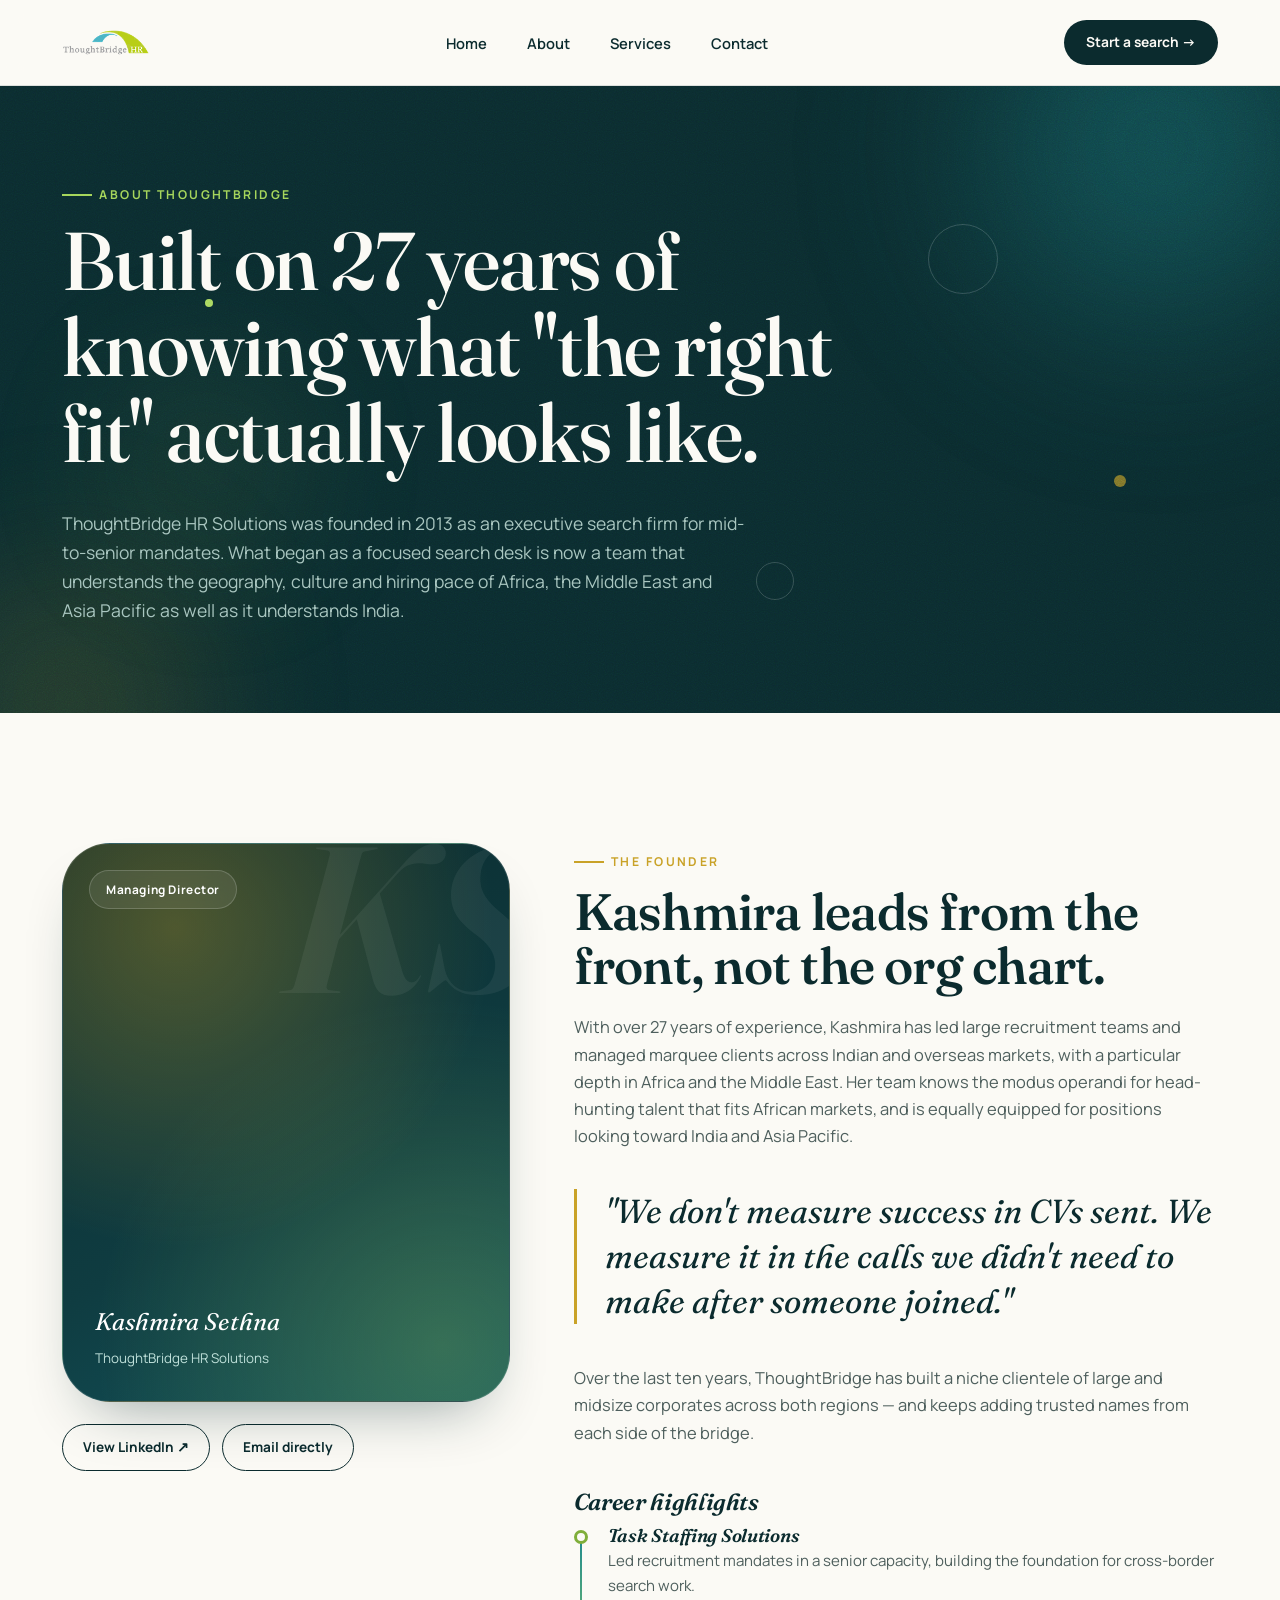
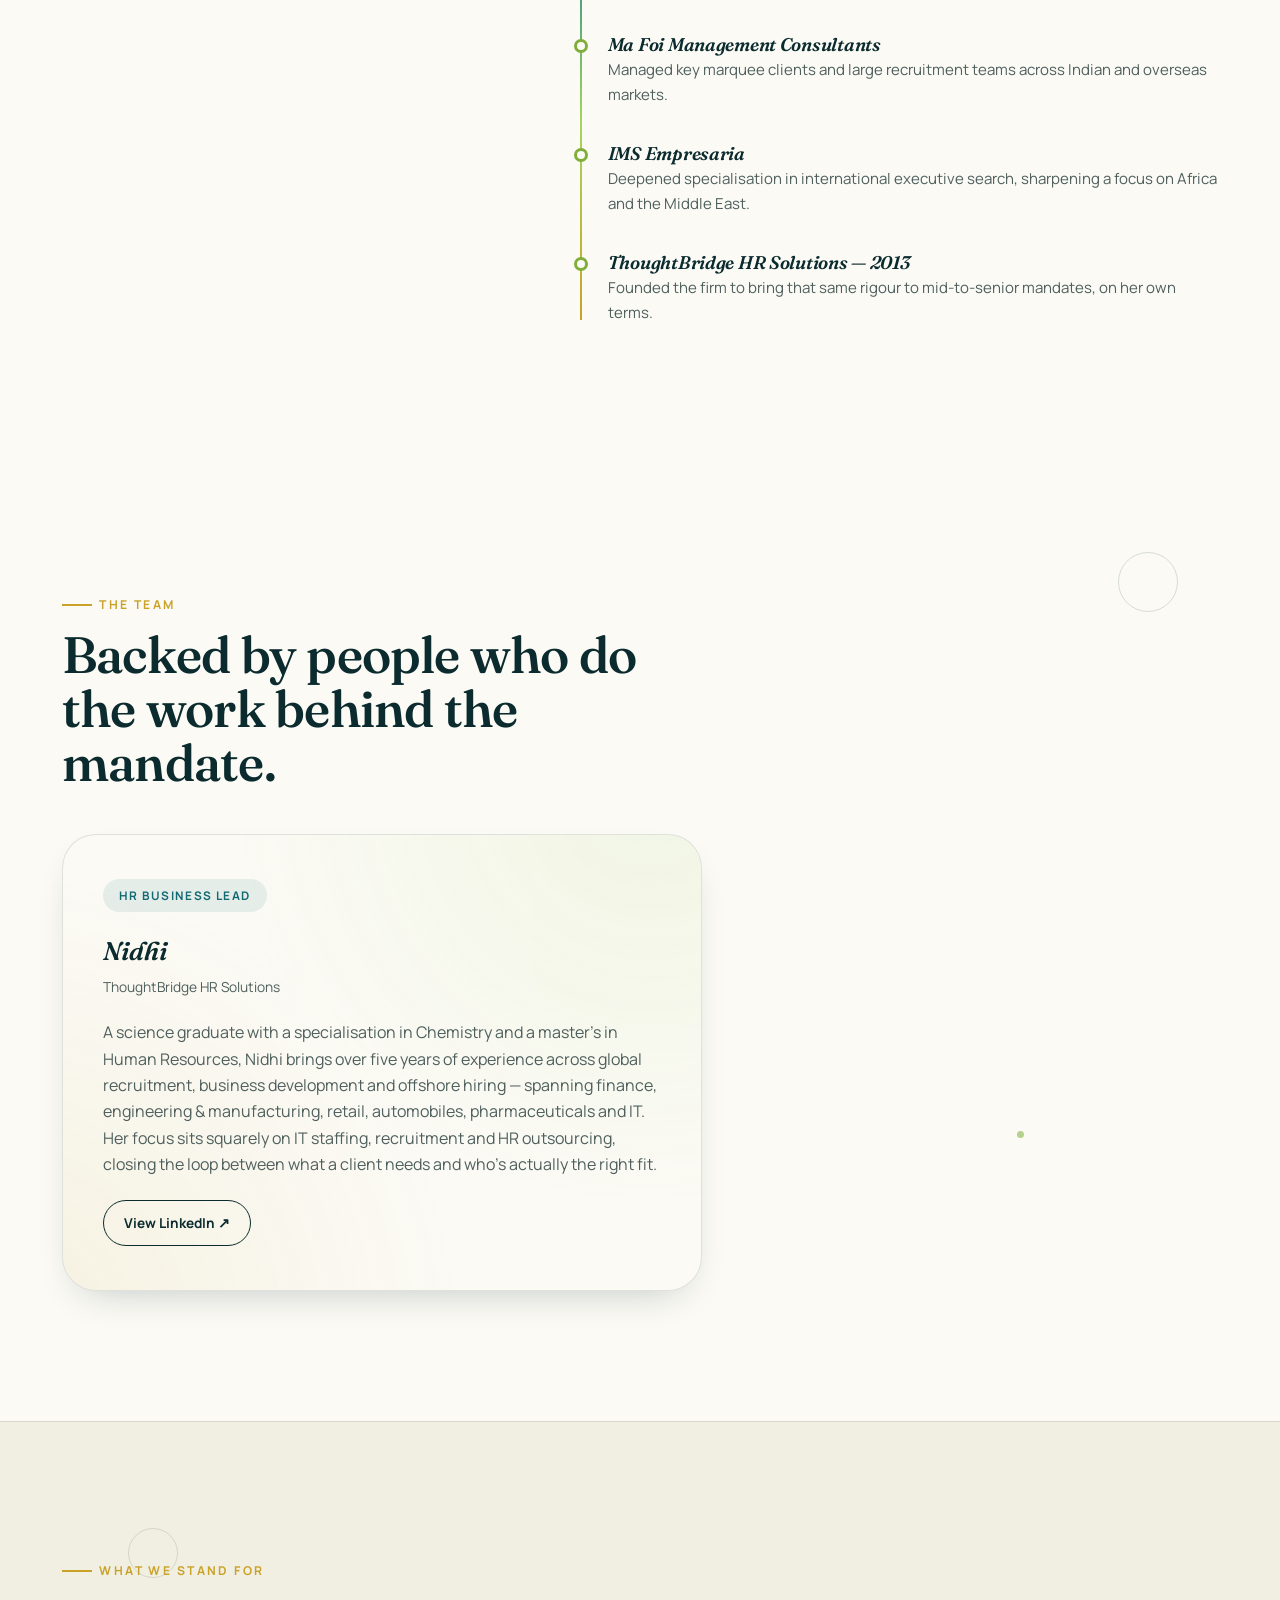
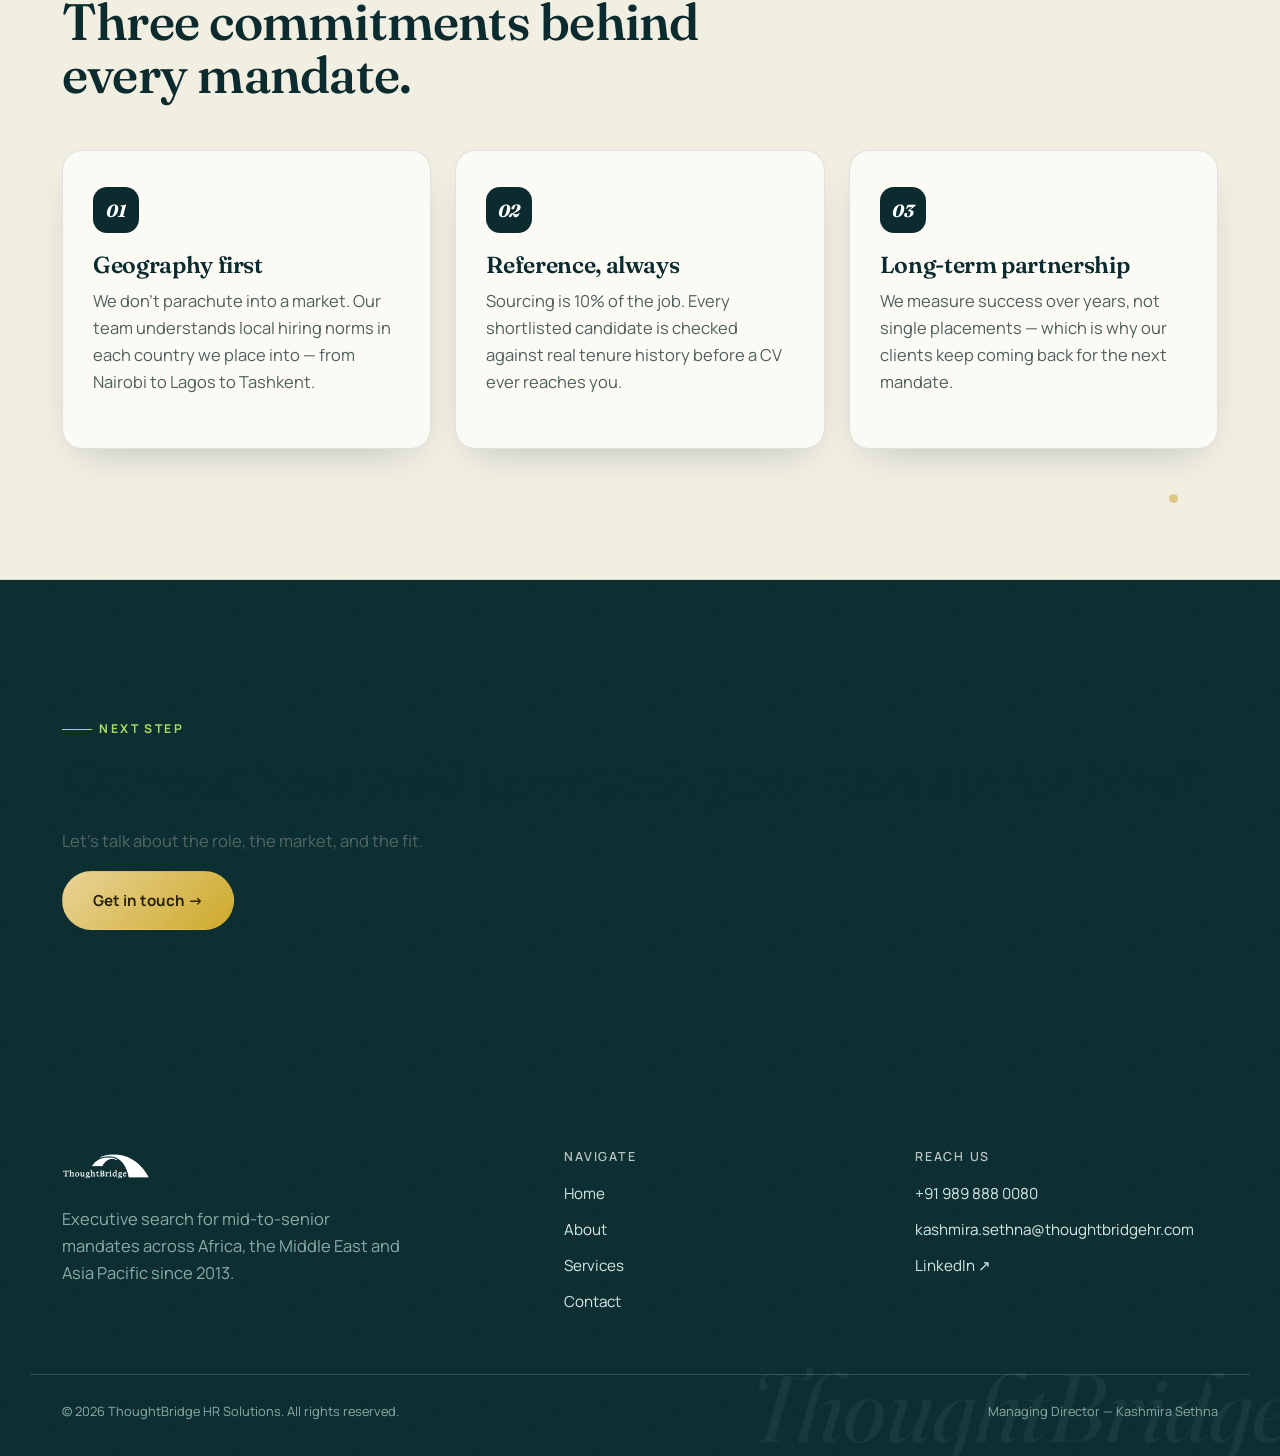
<file: about (1).html>
<!DOCTYPE html>
<html lang="en">
<head>
<meta charset="UTF-8">
<meta name="viewport" content="width=device-width, initial-scale=1.0">
<title>About — ThoughtBridge HR Solutions</title>
<meta name="description" content="Meet Kashmira Sethna, Managing Director of ThoughtBridge HR Solutions, and the story behind the firm.">
<link rel="icon" href="logo.png">
<link rel="preconnect" href="https://fonts.googleapis.com">
<link href="https://fonts.googleapis.com/css2?family=Fraunces:ital,opsz,wght@0,9..144,400;0,9..144,540;0,9..144,650;1,9..144,440;1,9..144,560&family=Manrope:wght@400;500;600;700;800&display=swap" rel="stylesheet">
<link rel="stylesheet" href="style.css">
<style>
  .about-hero-blob-a{ width:520px; height:520px; top:-200px; right:-140px; background: radial-gradient(circle, var(--teal-2), transparent 70%); }
  .about-hero-blob-b{ width:380px; height:380px; bottom:-180px; left:-120px; background: radial-gradient(circle, var(--gold), transparent 70%); opacity:.25; }
  .about-hero-blob-c{ width:260px; height:260px; top:40%; left:6%; background: radial-gradient(circle, var(--lime), transparent 70%); opacity:.18; }

  /* ---------- Layered floating accents (continuous motion, same palette) ---------- */
  .float-ring{
    position:absolute; border-radius:50%; border:1.5px solid rgba(255,255,255,.16);
    pointer-events:none; animation: floaty 6s ease-in-out infinite;
  }
  .float-dot{
    position:absolute; border-radius:50%; pointer-events:none; filter: blur(.5px);
    animation: floaty 5s ease-in-out infinite;
  }
  @keyframes floaty{ 0%,100%{ transform: translateY(0) rotate(0deg);} 50%{ transform: translateY(-14px) rotate(6deg);} }
  @keyframes driftSlow{ 0%,100%{ transform: translate(0,0);} 50%{ transform: translate(10px,-16px);} }
  @media (prefers-reduced-motion: reduce){ .float-ring, .float-dot{ animation:none; } }
  @media (max-width:700px){ .float-ring, .float-dot{ display:none; } }

  .section-layer{ position:absolute; inset:0; overflow:hidden; pointer-events:none; z-index:0; }

  .founder-grid{ display:grid; grid-template-columns: .82fr 1.18fr; gap: 64px; align-items:start; }
  @media (max-width:900px){ .founder-grid{ grid-template-columns:1fr; } }
  .founder-portrait{
    aspect-ratio: 4/5; border-radius: var(--radius-xl);
    background:
      radial-gradient(circle at 25% 15%, rgba(201,162,39,.35), transparent 55%),
      radial-gradient(circle at 85% 90%, rgba(166,214,92,.25), transparent 55%),
      linear-gradient(155deg, var(--ink) 0%, #0F3C41 60%, #12545C 100%);
    display:flex; align-items:flex-end; padding: 32px; position:relative; overflow:hidden;
    box-shadow: var(--shadow-soft); border:1px solid var(--line-dark);
  }
  .founder-portrait::before{
    content:'KS'; position:absolute; font-family:'Fraunces',serif; font-style:italic; font-size: 13rem;
    color: rgba(255,255,255,.06); top:-30px; right:-30px; font-weight:650; line-height:1;
  }
  .founder-portrait span{ position:relative; color:#fff; font-family:'Fraunces',serif; font-size:1.5rem; font-style:italic; }
  .founder-portrait small{ position:relative; display:block; color:#BFE0DA; font-family:'Manrope',sans-serif; font-size:.84rem; margin-top:6px; font-style:normal; }
  .portrait-badge{
    position:absolute; top:26px; left:26px; background: rgba(255,255,255,.08); border:1px solid rgba(255,255,255,.18);
    backdrop-filter: blur(10px); border-radius: 999px; padding: 9px 16px; font-size:.74rem; font-weight:700; color:#fff; letter-spacing:.05em;
  }

  .timeline{ position:relative; padding-left: 34px; margin-top: 12px; }
  .timeline::before{ content:''; position:absolute; left:6px; top:6px; bottom:6px; width:2px; background: linear-gradient(var(--teal-2), var(--lime), var(--gold)); }
  .t-item{ position:relative; padding-bottom: 36px; }
  .t-item:last-child{ padding-bottom:0; }
  .t-item::before{ content:''; position:absolute; left:-34px; top:4px; width:14px; height:14px; border-radius:50%; background: var(--paper); border:3px solid var(--lime-deep); }
  .t-item h4{ font-family:'Fraunces',serif; font-weight:600; font-style:italic; color:var(--ink); margin:0 0 4px; font-size:1.15rem; }
  .t-item p{ margin:0; font-size:.94rem; }

  .value-grid{ display:grid; grid-template-columns: repeat(3,1fr); gap:24px; }
  @media (max-width:900px){ .value-grid{ grid-template-columns:1fr; } }
  .value-card{ padding:36px 30px; }
  .value-card .mark{
    width:46px; height:46px; border-radius:14px; background: var(--ink); color:#fff;
    display:flex; align-items:center; justify-content:center; font-family:'Fraunces',serif; font-style:italic; font-weight:700; margin-bottom:20px; font-size:1.1rem;
  }

  .pull-quote{
    font-family:'Fraunces',serif; font-style:italic; font-size: clamp(1.5rem, 2.6vw, 2.1rem); color: var(--ink);
    line-height:1.35; border-left: 3px solid var(--gold); padding-left: 28px; margin: 40px 0;
  }

  /* ---------- Team section ---------- */
  .team-section{ position:relative; overflow:hidden; }
  .team-card{
    position:relative; background: var(--paper); border:1px solid var(--line); border-radius: var(--radius-lg);
    padding: 44px 40px; box-shadow: var(--shadow-card); overflow:hidden;
    transition: transform .45s var(--ease-soft), box-shadow .45s var(--ease-soft);
  }
  .team-card:hover{ transform: translateY(-6px); box-shadow: var(--shadow-soft); }
  .team-card::before{
    content:''; position:absolute; inset:0; z-index:0; opacity:.7;
    background: radial-gradient(circle at 92% -10%, rgba(166,214,92,.16), transparent 55%),
                radial-gradient(circle at -10% 110%, rgba(201,162,39,.14), transparent 55%);
  }
  .team-card > *{ position:relative; z-index:1; }
  .team-role{
    display:inline-flex; align-items:center; gap:8px; font-size:.74rem; font-weight:700;
    letter-spacing:.12em; text-transform:uppercase; color: var(--teal); background: rgba(20,106,114,.09);
    border-radius:999px; padding:7px 16px; margin-bottom:18px;
  }
  .team-name{ font-family:'Fraunces',serif; font-style:italic; font-weight:600; font-size:1.6rem; color:var(--ink); margin-bottom:4px; }
  .team-org{ font-size:.86rem; color: var(--ink-soft); margin-bottom:20px; }
  .team-bio{ font-size:1rem; }
  .team-links{ display:flex; gap:12px; margin-top:22px; flex-wrap:wrap; }
</style>
</head>
<body>

<nav class="site-nav">
  <div class="nav-inner">
    <a class="brand" href="index.html"><img src="logo.png" alt="ThoughtBridge HR Solutions logo"></a>
    <ul class="nav-links">
      <li><a href="index.html">Home</a></li>
      <li><a href="about.html">About</a></li>
      <li><a href="services.html">Services</a></li>
      <li><a href="contact.html">Contact</a></li>
    </ul>
    <div style="display:flex; align-items:center; gap:14px;">
      <a class="nav-cta" href="contact.html">Start a search →</a>
      <button class="nav-toggle" aria-label="Toggle menu">☰</button>
    </div>
  </div>
</nav>

<section class="page-hero grain">
  <div class="page-hero-blob about-hero-blob-a" data-parallax="0.08"></div>
  <div class="page-hero-blob about-hero-blob-b" data-parallax="0.05"></div>
  <div class="page-hero-blob about-hero-blob-c" data-parallax="0.12"></div>
  <div class="float-ring" data-parallax="0.15" style="width:70px; height:70px; top:22%; right:22%;"></div>
  <div class="float-ring" data-parallax="0.1" style="width:38px; height:38px; bottom:18%; right:38%; animation-delay:1.4s;"></div>
  <div class="float-dot" data-parallax="0.18" style="width:8px; height:8px; top:34%; left:16%; background: var(--lime); animation-delay:.6s;"></div>
  <div class="float-dot" data-parallax="0.06" style="width:12px; height:12px; top:62%; right:12%; background: var(--gold); opacity:.6; animation-delay:2s;"></div>
  <div class="wrap" style="position:relative; z-index:2;">
    <div class="eyebrow on-dark">About ThoughtBridge</div>
    <h1 style="max-width:17ch;">Built on 27 years of knowing what "the right fit" actually looks like.</h1>
    <p class="ink-soft" style="max-width:62ch; font-size:1.1rem;">ThoughtBridge HR Solutions was founded in 2013 as an executive search firm for mid-to-senior mandates. What began as a focused search desk is now a team that understands the geography, culture and hiring pace of Africa, the Middle East and Asia Pacific as well as it understands India.</p>
  </div>
</section>

<section>
  <div class="wrap founder-grid">
    <div class="reveal">
      <div class="founder-portrait">
        <div class="portrait-badge">Managing Director</div>
        <span>Kashmira Sethna<small>ThoughtBridge HR Solutions</small></span>
      </div>
      <div style="display:flex; gap:12px; margin-top:22px; flex-wrap:wrap;">
        <a class="btn btn-ghost" style="padding:11px 20px; font-size:.85rem;" href="https://www.linkedin.com/in/kashmirasethna" target="_blank" rel="noopener">View LinkedIn ↗</a>
        <a class="btn btn-ghost" style="padding:11px 20px; font-size:.85rem;" href="mailto:kashmira.sethna@thoughtbridgehr.com">Email directly</a>
      </div>
    </div>
    <div class="reveal reveal-delay-1">
      <div class="eyebrow">The founder</div>
      <h2>Kashmira leads from the front, not the org chart.</h2>
      <p style="font-size:1.03rem;">With over 27 years of experience, Kashmira has led large recruitment teams and managed marquee clients across Indian and overseas markets, with a particular depth in Africa and the Middle East. Her team knows the modus operandi for head-hunting talent that fits African markets, and is equally equipped for positions looking toward India and Asia Pacific.</p>

      <div class="pull-quote">"We don't measure success in CVs sent. We measure it in the calls we didn't need to make after someone joined."</div>

      <p style="font-size:1.03rem;">Over the last ten years, ThoughtBridge has built a niche clientele of large and midsize corporates across both regions — and keeps adding trusted names from each side of the bridge.</p>

      <h3 style="margin-top:44px; font-style:italic;">Career highlights</h3>
      <div class="timeline">
        <div class="t-item"><h4>Task Staffing Solutions</h4><p>Led recruitment mandates in a senior capacity, building the foundation for cross-border search work.</p></div>
        <div class="t-item"><h4>Ma Foi Management Consultants</h4><p>Managed key marquee clients and large recruitment teams across Indian and overseas markets.</p></div>
        <div class="t-item"><h4>IMS Empresaria</h4><p>Deepened specialisation in international executive search, sharpening a focus on Africa and the Middle East.</p></div>
        <div class="t-item"><h4>ThoughtBridge HR Solutions — 2013</h4><p>Founded the firm to bring that same rigour to mid-to-senior mandates, on her own terms.</p></div>
      </div>
    </div>
  </div>
</section>

<section class="team-section">
  <div class="section-layer">
    <div class="float-ring" data-parallax="0.09" style="width:60px; height:60px; top:10%; right:8%; border-color: rgba(11,43,46,.14);"></div>
    <div class="float-dot" data-parallax="0.14" style="width:10px; height:10px; bottom:14%; left:6%; background: var(--teal-2); opacity:.5; animation-delay:.9s;"></div>
    <div class="float-dot" data-parallax="0.07" style="width:7px; height:7px; top:70%; right:20%; background: var(--lime-deep); opacity:.55; animation-delay:1.7s;"></div>
  </div>
  <div class="wrap">
    <div class="reveal" style="max-width:640px; margin-bottom:44px;">
      <div class="eyebrow">The team</div>
      <h2>Backed by people who do the work behind the mandate.</h2>
    </div>
    <div class="team-card reveal" style="max-width:640px;">
      <div class="team-role">HR Business Lead</div>
      <div class="team-name">Nidhi</div>
      <div class="team-org">ThoughtBridge HR Solutions</div>
      <p class="team-bio">A science graduate with a specialisation in Chemistry and a master's in Human Resources, Nidhi brings over five years of experience across global recruitment, business development and offshore hiring — spanning finance, engineering &amp; manufacturing, retail, automobiles, pharmaceuticals and IT. Her focus sits squarely on IT staffing, recruitment and HR outsourcing, closing the loop between what a client needs and who's actually the right fit.</p>
      <div class="team-links">
        <a class="btn btn-ghost" style="padding:11px 20px; font-size:.85rem;" href="https://www.linkedin.com/in/nidhijp" target="_blank" rel="noopener">View LinkedIn ↗</a>
      </div>
    </div>
  </div>
</section>

<section style="background: var(--paper-2); border-top:1px solid var(--line); border-bottom:1px solid var(--line); position:relative; overflow:hidden;">
  <div class="section-layer">
    <div class="float-ring" data-parallax="0.1" style="width:50px; height:50px; top:14%; left:10%; border-color: rgba(11,43,46,.12);"></div>
    <div class="float-dot" data-parallax="0.13" style="width:9px; height:9px; bottom:10%; right:8%; background: var(--gold); opacity:.5; animation-delay:.4s;"></div>
  </div>
  <div class="wrap">
    <div class="reveal" style="max-width:640px; margin-bottom:48px;">
      <div class="eyebrow">What we stand for</div>
      <h2>Three commitments behind every mandate.</h2>
    </div>
    <div class="value-grid">
      <div class="card tilt value-card reveal"><div class="mark">01</div><h3>Geography first</h3><p>We don't parachute into a market. Our team understands local hiring norms in each country we place into — from Nairobi to Lagos to Tashkent.</p></div>
      <div class="card tilt value-card reveal reveal-delay-1"><div class="mark">02</div><h3>Reference, always</h3><p>Sourcing is 10% of the job. Every shortlisted candidate is checked against real tenure history before a CV ever reaches you.</p></div>
      <div class="card tilt value-card reveal reveal-delay-2"><div class="mark">03</div><h3>Long-term partnership</h3><p>We measure success over years, not single placements — which is why our clients keep coming back for the next mandate.</p></div>
    </div>
  </div>
</section>

<section class="grain" style="background:var(--ink);">
  <div class="wrap">
    <div class="cta-band reveal">
      <div>
        <div class="eyebrow on-dark">Next step</div>
        <h2>Curious how we'd approach your next senior hire?</h2>
        <p>Let's talk about the role, the market, and the fit.</p>
      </div>
      <a class="btn btn-gold" href="contact.html">Get in touch →</a>
    </div>
  </div>
</section>

<footer class="grain">
  <span class="footer-mark">ThoughtBridge</span>
  <div class="wrap footer-grid">
    <div>
      <img src="logo.png" alt="ThoughtBridge HR" style="height:32px; margin-bottom:16px; filter:brightness(0) invert(1);">
      <p style="color:#7FA39D; max-width:34ch;">Executive search for mid-to-senior mandates across Africa, the Middle East and Asia Pacific since 2013.</p>
    </div>
    <div>
      <h4>Navigate</h4>
      <ul>
        <li><a href="index.html">Home</a></li>
        <li><a href="about.html">About</a></li>
        <li><a href="services.html">Services</a></li>
        <li><a href="contact.html">Contact</a></li>
      </ul>
    </div>
    <div>
      <h4>Reach us</h4>
      <ul>
        <li><a href="tel:+919898880080">+91 989 888 0080</a></li>
        <li><a href="mailto:kashmira.sethna@thoughtbridgehr.com">kashmira.sethna@thoughtbridgehr.com</a></li>
        <li><a href="https://www.linkedin.com/in/kashmirasethna" target="_blank" rel="noopener">LinkedIn ↗</a></li>
      </ul>
    </div>
  </div>
  <div class="wrap footer-bottom">
    <span>© 2026 ThoughtBridge HR Solutions. All rights reserved.</span>
    <span>Managing Director — Kashmira Sethna</span>
  </div>
</footer>

<script src="script.js"></script>
</body>
</html>
</file>
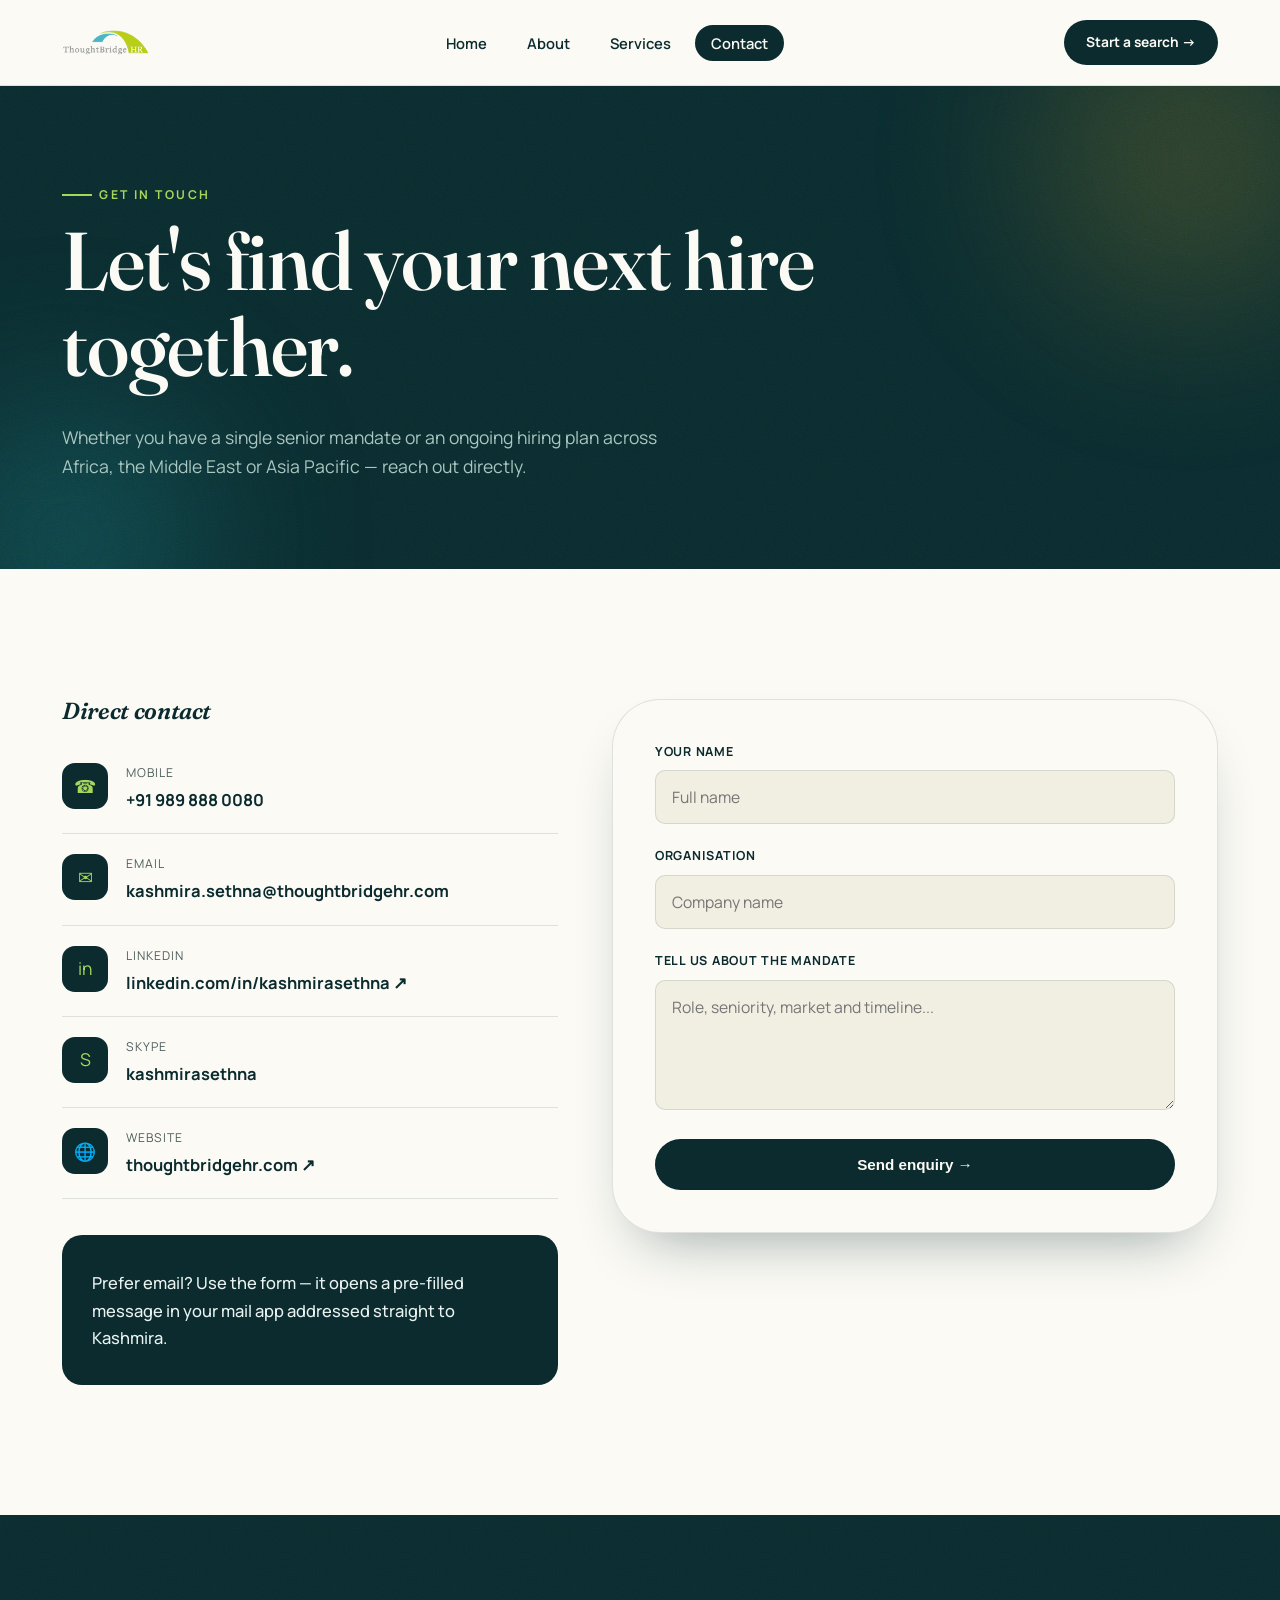
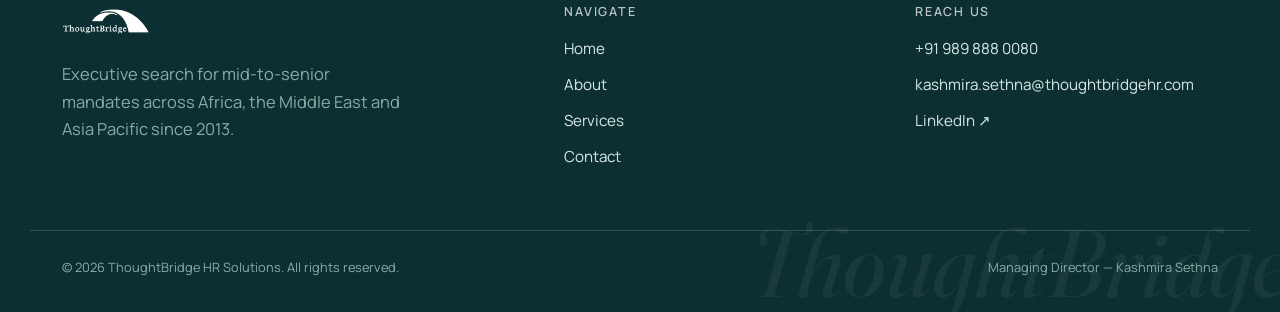
<file: contact.html>
<!DOCTYPE html>
<html lang="en">
<head>
<meta charset="UTF-8">
<meta name="viewport" content="width=device-width, initial-scale=1.0">
<title>Contact — ThoughtBridge HR Solutions</title>
<meta name="description" content="Get in touch with Kashmira Sethna and the ThoughtBridge HR Solutions team.">
<link rel="icon" href="logo.png">
<link rel="preconnect" href="https://fonts.googleapis.com">
<link href="https://fonts.googleapis.com/css2?family=Fraunces:ital,opsz,wght@0,9..144,400;0,9..144,540;0,9..144,650;1,9..144,440;1,9..144,560&family=Manrope:wght@400;500;600;700;800&display=swap" rel="stylesheet">
<link rel="stylesheet" href="style.css">
<style>
  .ct-blob-a{ width:460px; height:460px; top:-160px; right:-140px; background: radial-gradient(circle, var(--gold), transparent 70%); opacity:.3; }
  .ct-blob-b{ width:380px; height:380px; bottom:-160px; left:-120px; background: radial-gradient(circle, var(--teal-2), transparent 70%); }

  .contact-grid{ display:grid; grid-template-columns: .9fr 1.1fr; gap:54px; align-items:start; }
  @media (max-width:900px){ .contact-grid{ grid-template-columns:1fr; } }

  .contact-card{ display:flex; gap:18px; align-items:flex-start; padding: 20px 0; border-bottom:1px solid var(--line); }
  .contact-card:last-child{ border-bottom:none; }
  .contact-card .ic{ width:46px; height:46px; border-radius:13px; background: var(--ink); color:var(--lime); display:flex; align-items:center; justify-content:center; font-size:1.1rem; flex-shrink:0; }
  .contact-card a{ color:var(--ink); font-weight:700; text-decoration:none; }
  .contact-card a:hover{ color: var(--teal-2); }
  .contact-card span.label{ display:block; font-size:.76rem; text-transform:uppercase; letter-spacing:.08em; color:var(--ink-soft); margin-bottom:3px; }

  form{ background: var(--paper); border-radius: var(--radius-xl); padding: 42px; box-shadow: var(--shadow-soft); border:1px solid var(--line); }
  .field{ margin-bottom: 22px; }
  .field label{ display:block; font-size:.78rem; font-weight:700; color:var(--ink); margin-bottom:8px; text-transform:uppercase; letter-spacing:.06em; }
  .field input, .field textarea{
    width:100%; padding: 15px 16px; border-radius: var(--radius-sm); border:1.5px solid var(--line);
    background: var(--paper-2); font-family:'Manrope',sans-serif; font-size: .98rem; color:var(--ink);
    transition: border-color .25s var(--ease-soft), background .25s var(--ease-soft);
  }
  .field input:focus, .field textarea:focus{ outline:none; border-color: var(--teal-2); background:#fff; }
  .field textarea{ resize: vertical; min-height: 130px; }
  form .btn{ width:100%; justify-content:center; }
</style>
</head>
<body>

<nav class="site-nav">
  <div class="nav-inner">
    <a class="brand" href="index.html"><img src="logo.png" alt="ThoughtBridge HR Solutions logo"></a>
    <ul class="nav-links">
      <li><a href="index.html">Home</a></li>
      <li><a href="about.html">About</a></li>
      <li><a href="services.html">Services</a></li>
      <li><a href="contact.html">Contact</a></li>
    </ul>
    <div style="display:flex; align-items:center; gap:14px;">
      <a class="nav-cta" href="contact.html">Start a search →</a>
      <button class="nav-toggle" aria-label="Toggle menu">☰</button>
    </div>
  </div>
</nav>

<section class="page-hero grain">
  <div class="page-hero-blob ct-blob-a" data-parallax="0.08"></div>
  <div class="page-hero-blob ct-blob-b" data-parallax="0.05"></div>
  <div class="wrap" style="position:relative; z-index:2;">
    <div class="eyebrow on-dark">Get in touch</div>
    <h1 style="max-width:16ch;">Let's find your next hire together.</h1>
    <p class="ink-soft" style="max-width:58ch; font-size:1.1rem;">Whether you have a single senior mandate or an ongoing hiring plan across Africa, the Middle East or Asia Pacific — reach out directly.</p>
  </div>
</section>

<section>
  <div class="wrap contact-grid">
    <div class="reveal">
      <h3 style="font-style:italic; margin-bottom:20px;">Direct contact</h3>
      <div class="contact-card"><div class="ic">☎</div><div><span class="label">Mobile</span><a href="tel:+919898880080">+91 989 888 0080</a></div></div>
      <div class="contact-card"><div class="ic">✉</div><div><span class="label">Email</span><a href="mailto:kashmira.sethna@thoughtbridgehr.com">kashmira.sethna@thoughtbridgehr.com</a></div></div>
      <div class="contact-card"><div class="ic">in</div><div><span class="label">LinkedIn</span><a href="https://www.linkedin.com/in/kashmirasethna" target="_blank" rel="noopener">linkedin.com/in/kashmirasethna ↗</a></div></div>
      <div class="contact-card"><div class="ic">S</div><div><span class="label">Skype</span><span style="font-weight:700; color:var(--ink);">kashmirasethna</span></div></div>
      <div class="contact-card"><div class="ic">🌐</div><div><span class="label">Website</span><a href="https://www.thoughtbridgehr.com" target="_blank" rel="noopener">thoughtbridgehr.com ↗</a></div></div>

      <div class="card" style="margin-top:36px; background: var(--ink); box-shadow:none; border:none; color:#EAF3F1;">
        <p style="margin:0; color:#EAF3F1; font-weight:500;">Prefer email? Use the form — it opens a pre-filled message in your mail app addressed straight to Kashmira.</p>
      </div>
    </div>

    <div class="reveal reveal-delay-1">
      <form id="contact-form">
        <div class="field"><label for="name">Your name</label><input id="name" name="name" type="text" required placeholder="Full name"></div>
        <div class="field"><label for="org">Organisation</label><input id="org" name="org" type="text" required placeholder="Company name"></div>
        <div class="field"><label for="message">Tell us about the mandate</label><textarea id="message" name="message" required placeholder="Role, seniority, market and timeline..."></textarea></div>
        <button type="submit" class="btn btn-primary">Send enquiry →</button>
      </form>
    </div>
  </div>
</section>

<footer class="grain">
  <span class="footer-mark">ThoughtBridge</span>
  <div class="wrap footer-grid">
    <div>
      <img src="logo.png" alt="ThoughtBridge HR" style="height:32px; margin-bottom:16px; filter:brightness(0) invert(1);">
      <p style="color:#7FA39D; max-width:34ch;">Executive search for mid-to-senior mandates across Africa, the Middle East and Asia Pacific since 2013.</p>
    </div>
    <div>
      <h4>Navigate</h4>
      <ul>
        <li><a href="index.html">Home</a></li>
        <li><a href="about.html">About</a></li>
        <li><a href="services.html">Services</a></li>
        <li><a href="contact.html">Contact</a></li>
      </ul>
    </div>
    <div>
      <h4>Reach us</h4>
      <ul>
        <li><a href="tel:+919898880080">+91 989 888 0080</a></li>
        <li><a href="mailto:kashmira.sethna@thoughtbridgehr.com">kashmira.sethna@thoughtbridgehr.com</a></li>
        <li><a href="https://www.linkedin.com/in/kashmirasethna" target="_blank" rel="noopener">LinkedIn ↗</a></li>
      </ul>
    </div>
  </div>
  <div class="wrap footer-bottom">
    <span>© 2026 ThoughtBridge HR Solutions. All rights reserved.</span>
    <span>Managing Director — Kashmira Sethna</span>
  </div>
</footer>

<script src="script.js"></script>
</body>
</html>
</file>
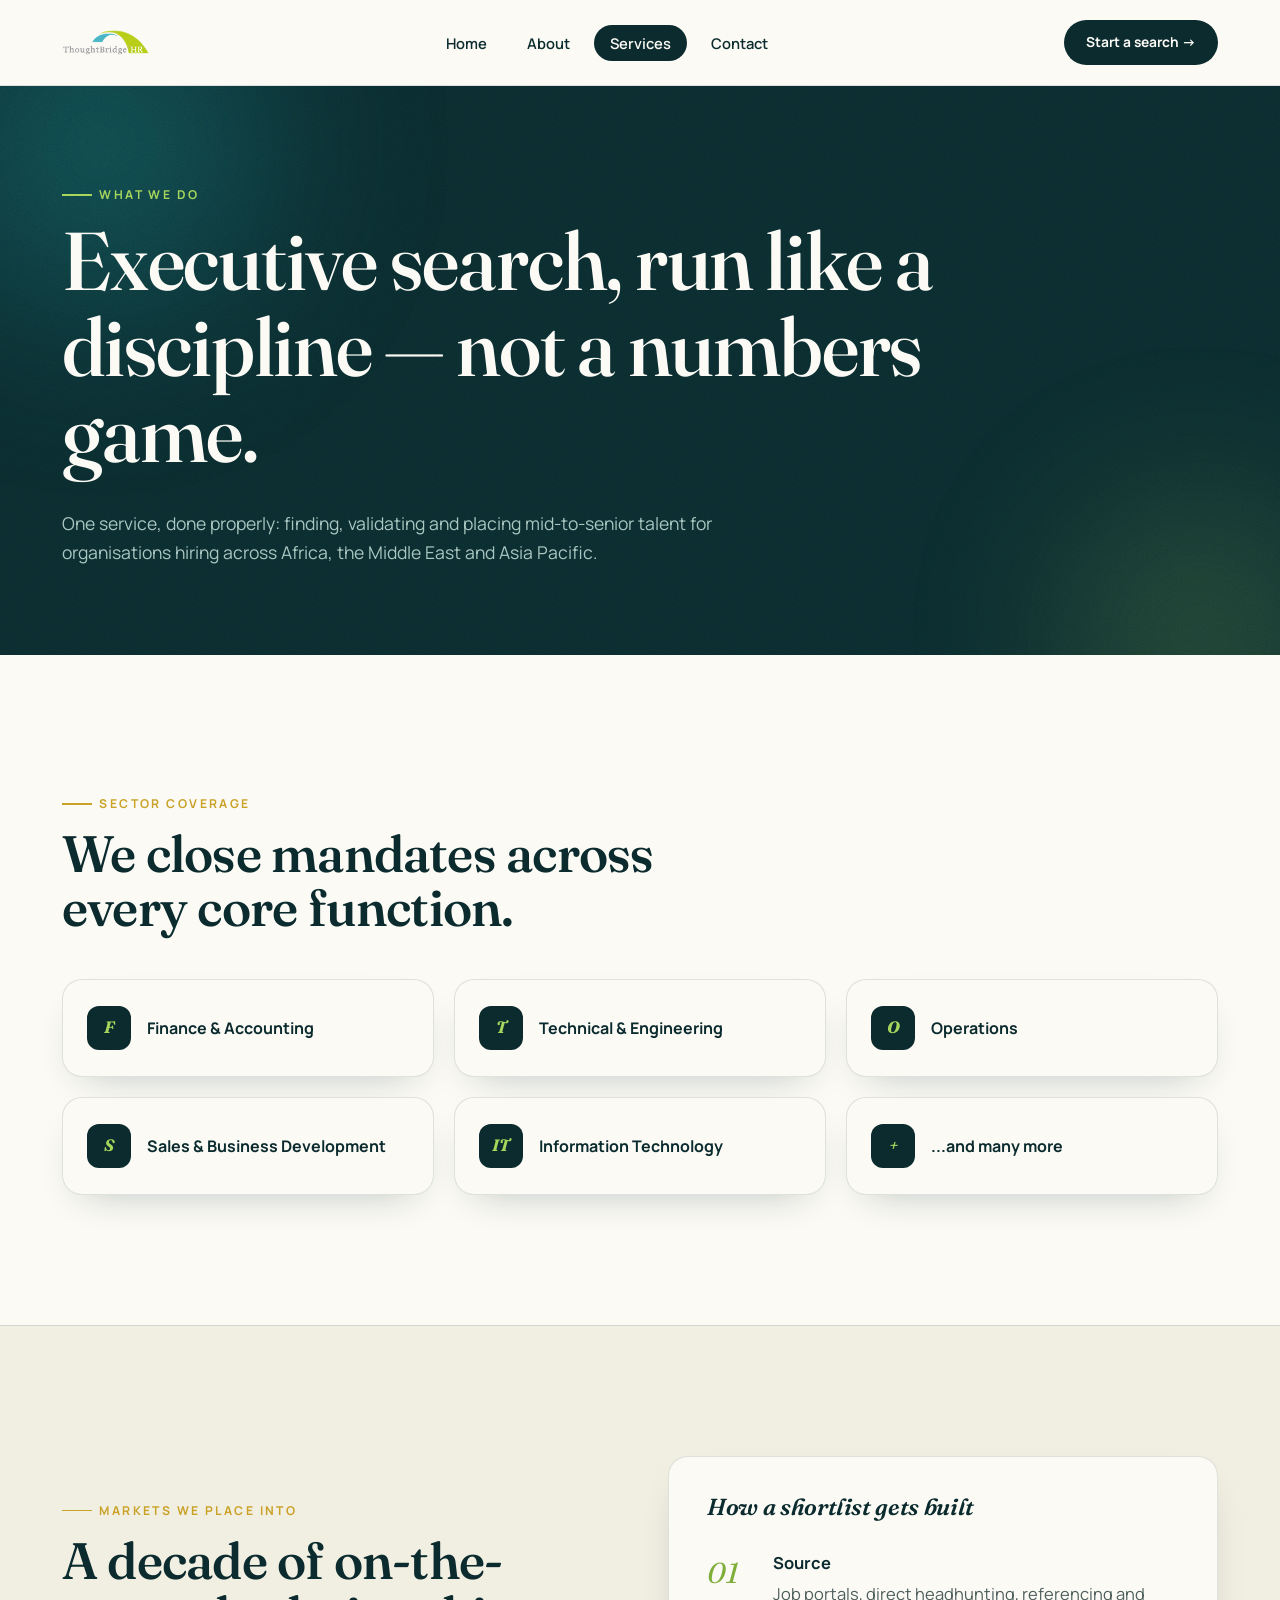
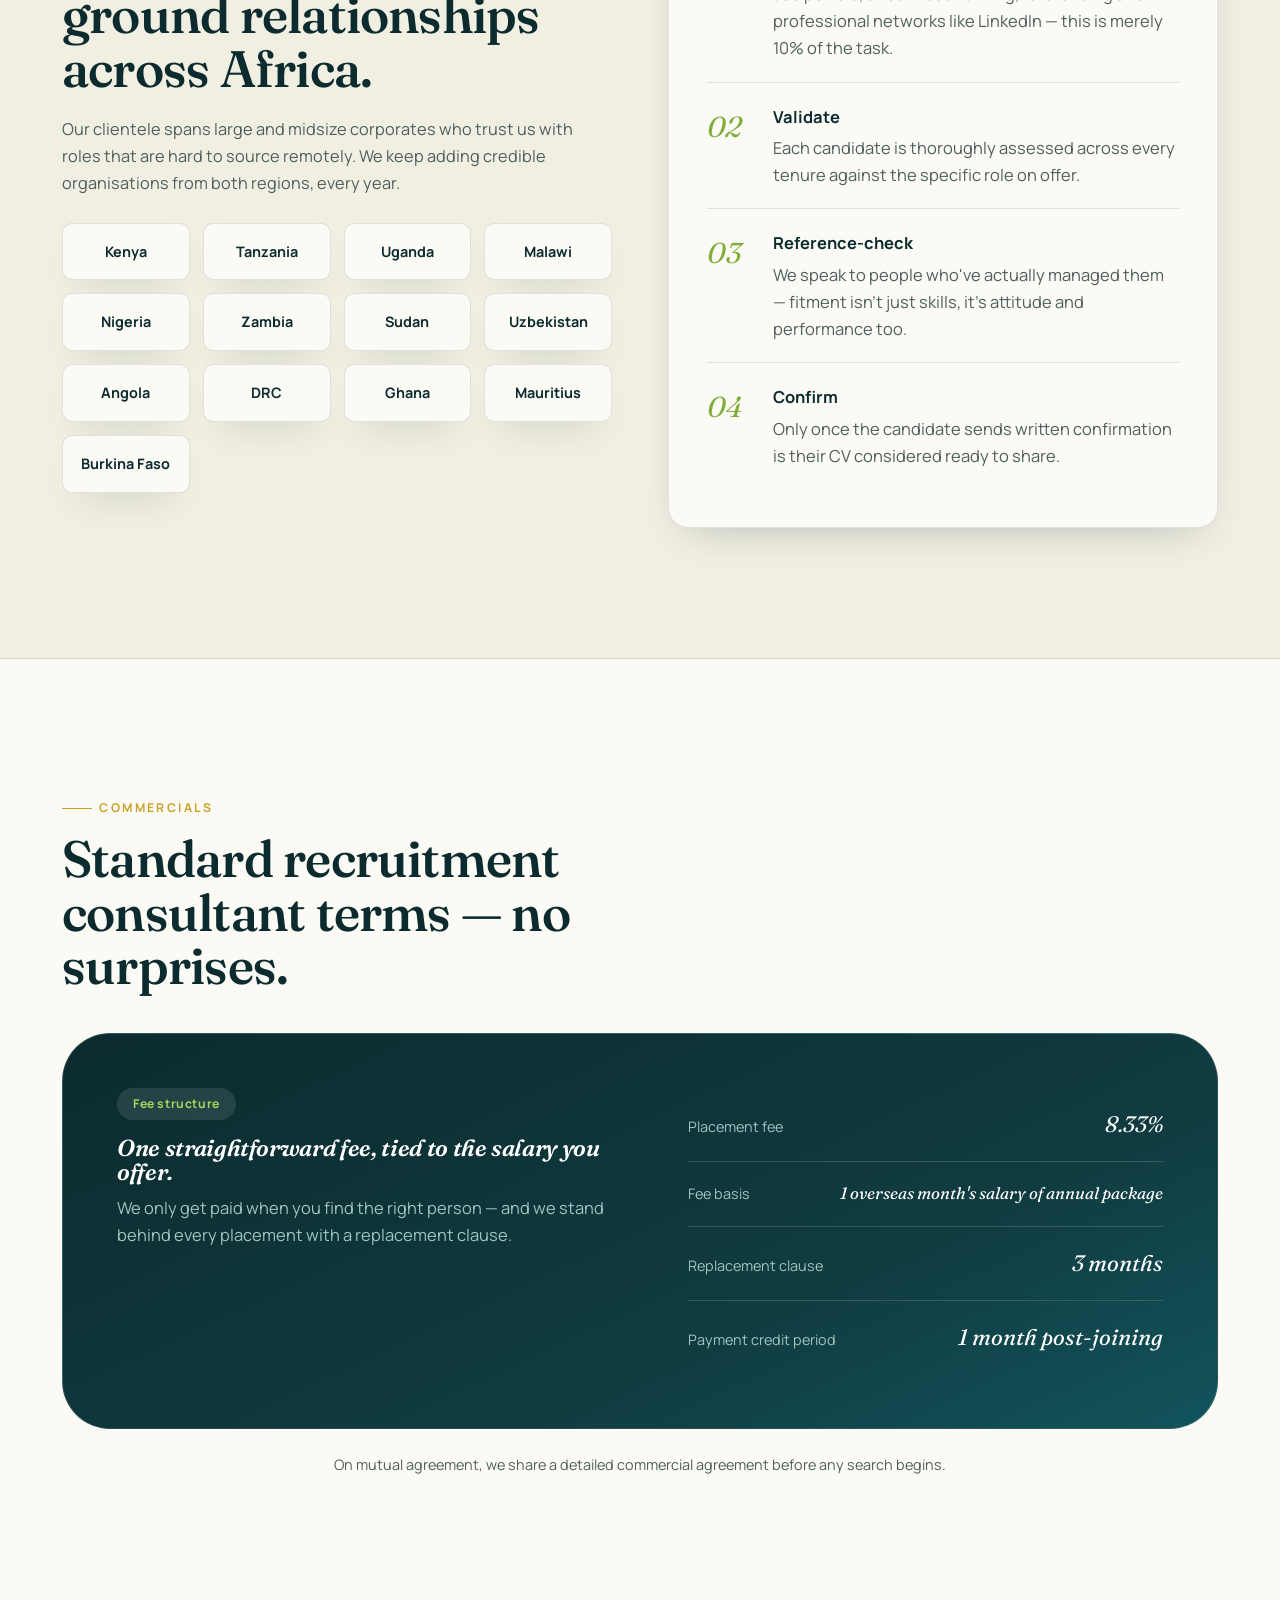
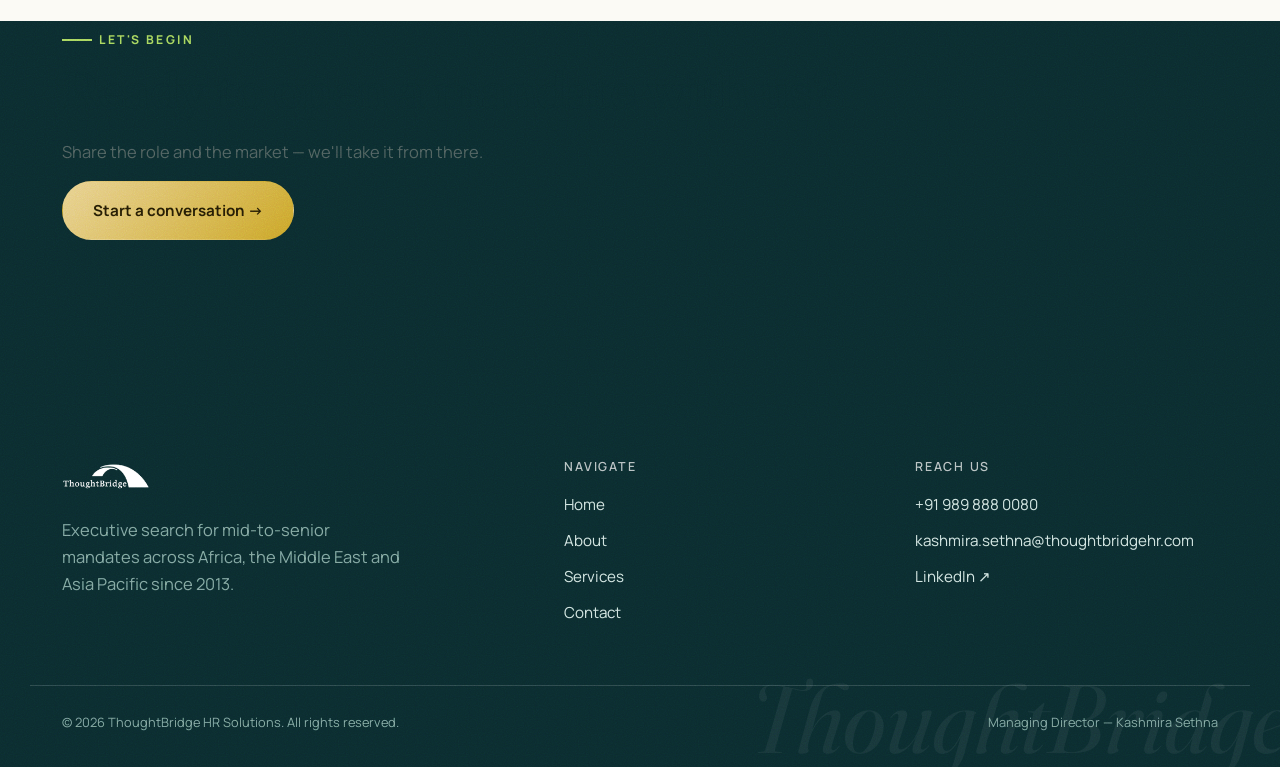
<file: services.html>
<!DOCTYPE html>
<html lang="en">
<head>
<meta charset="UTF-8">
<meta name="viewport" content="width=device-width, initial-scale=1.0">
<title>Services — ThoughtBridge HR Solutions</title>
<meta name="description" content="Executive search services, sector coverage and commercial terms from ThoughtBridge HR Solutions.">
<link rel="icon" href="logo.png">
<link rel="preconnect" href="https://fonts.googleapis.com">
<link href="https://fonts.googleapis.com/css2?family=Fraunces:ital,opsz,wght@0,9..144,400;0,9..144,540;0,9..144,650;1,9..144,440;1,9..144,560&family=Manrope:wght@400;500;600;700;800&display=swap" rel="stylesheet">
<link rel="stylesheet" href="style.css">
<style>
  .svc-blob-a{ width:480px; height:480px; top:-180px; left:-140px; background: radial-gradient(circle, var(--teal-2), transparent 70%); }
  .svc-blob-b{ width:400px; height:400px; bottom:-180px; right:-120px; background: radial-gradient(circle, var(--lime), transparent 70%); opacity:.25; }

  .func-grid{ display:grid; grid-template-columns: repeat(3,1fr); gap:20px; }
  @media (max-width:900px){ .func-grid{ grid-template-columns: 1fr 1fr; } }
  @media (max-width:560px){ .func-grid{ grid-template-columns: 1fr; } }
  .func-pill{
    background: var(--paper); border:1px solid var(--line); border-radius: var(--radius-md);
    padding: 26px 24px; display:flex; align-items:center; gap:16px; box-shadow: var(--shadow-card);
  }
  .func-pill .ic{ width:44px; height:44px; border-radius:12px; background: var(--ink); color:var(--lime); display:flex; align-items:center; justify-content:center; font-family:'Fraunces',serif; font-style:italic; font-weight:700; flex-shrink:0; }
  .func-pill strong{ font-family:'Manrope',sans-serif; color:var(--ink); font-size:1rem; }

  .map-list{ display:grid; grid-template-columns: repeat(4,1fr); gap: 13px; }
  @media (max-width:760px){ .map-list{ grid-template-columns: repeat(2,1fr); } }
  .map-chip{
    padding: 16px 16px; background: var(--paper); border:1px solid var(--line); border-radius: var(--radius-sm);
    font-weight:700; color:var(--ink); font-size:.9rem; text-align:center; box-shadow: var(--shadow-card);
    transition: transform .3s var(--ease-soft), background .3s var(--ease-soft), color .3s var(--ease-soft);
  }
  .map-chip:hover{ background: var(--ink); color:#fff; transform: translateY(-4px); }

  .pricing-card{
    background: linear-gradient(155deg, var(--ink), #103C41 65%, #12545C); color:#EAF3F1; border-radius: var(--radius-xl);
    padding: 54px; display:grid; grid-template-columns: 1.1fr 1fr; gap:48px; position:relative; overflow:hidden; border:1px solid var(--line-dark);
  }
  @media (max-width:900px){ .pricing-card{ grid-template-columns:1fr; padding:36px; } }
  .term-row{ display:flex; justify-content:space-between; align-items:baseline; padding: 18px 0; border-bottom:1px solid rgba(255,255,255,.14); }
  .term-row:last-child{ border-bottom:none; }
  .term-row .label{ color:#9FC5BF; font-size:.9rem; }
  .term-row .val{ font-family:'Fraunces',serif; font-style:italic; font-size:1.4rem; color:#fff; text-align:right; }

  .step-compact{ display:flex; gap:18px; align-items:flex-start; padding: 20px 0; border-bottom: 1px solid var(--line); }
  .step-compact:last-child{ border-bottom:none; }
  .step-compact .n{ font-family:'Fraunces',serif; font-style:italic; color:var(--lime-deep); font-size:1.8rem; width:48px; flex-shrink:0; }
</style>
</head>
<body>

<nav class="site-nav">
  <div class="nav-inner">
    <a class="brand" href="index.html"><img src="logo.png" alt="ThoughtBridge HR Solutions logo"></a>
    <ul class="nav-links">
      <li><a href="index.html">Home</a></li>
      <li><a href="about.html">About</a></li>
      <li><a href="services.html">Services</a></li>
      <li><a href="contact.html">Contact</a></li>
    </ul>
    <div style="display:flex; align-items:center; gap:14px;">
      <a class="nav-cta" href="contact.html">Start a search →</a>
      <button class="nav-toggle" aria-label="Toggle menu">☰</button>
    </div>
  </div>
</nav>

<section class="page-hero grain">
  <div class="page-hero-blob svc-blob-a" data-parallax="0.08"></div>
  <div class="page-hero-blob svc-blob-b" data-parallax="0.05"></div>
  <div class="wrap" style="position:relative; z-index:2;">
    <div class="eyebrow on-dark">What we do</div>
    <h1 style="max-width:19ch;">Executive search, run like a discipline — not a numbers game.</h1>
    <p class="ink-soft" style="max-width:60ch; font-size:1.1rem;">One service, done properly: finding, validating and placing mid-to-senior talent for organisations hiring across Africa, the Middle East and Asia Pacific.</p>
  </div>
</section>

<section>
  <div class="wrap">
    <div class="reveal" style="max-width:640px; margin-bottom:44px;">
      <div class="eyebrow">Sector coverage</div>
      <h2>We close mandates across every core function.</h2>
    </div>
    <div class="func-grid">
      <div class="func-pill reveal"><div class="ic">F</div><strong>Finance &amp; Accounting</strong></div>
      <div class="func-pill reveal reveal-delay-1"><div class="ic">T</div><strong>Technical &amp; Engineering</strong></div>
      <div class="func-pill reveal reveal-delay-2"><div class="ic">O</div><strong>Operations</strong></div>
      <div class="func-pill reveal"><div class="ic">S</div><strong>Sales &amp; Business Development</strong></div>
      <div class="func-pill reveal reveal-delay-1"><div class="ic">IT</div><strong>Information Technology</strong></div>
      <div class="func-pill reveal reveal-delay-2"><div class="ic">+</div><strong>...and many more</strong></div>
    </div>
  </div>
</section>

<section style="background:var(--paper-2); border-top:1px solid var(--line); border-bottom:1px solid var(--line);">
  <div class="wrap grid-2">
    <div class="reveal">
      <div class="eyebrow">Markets we place into</div>
      <h2>A decade of on-the-ground relationships across Africa.</h2>
      <p style="font-size:1.02rem;">Our clientele spans large and midsize corporates who trust us with roles that are hard to source remotely. We keep adding credible organisations from both regions, every year.</p>
      <div class="map-list" style="margin-top:26px;">
        <div class="map-chip">Kenya</div><div class="map-chip">Tanzania</div><div class="map-chip">Uganda</div><div class="map-chip">Malawi</div>
        <div class="map-chip">Nigeria</div><div class="map-chip">Zambia</div><div class="map-chip">Sudan</div><div class="map-chip">Uzbekistan</div>
        <div class="map-chip">Angola</div><div class="map-chip">DRC</div><div class="map-chip">Ghana</div><div class="map-chip">Mauritius</div>
        <div class="map-chip">Burkina Faso</div>
      </div>
    </div>
    <div class="reveal reveal-delay-1">
      <div class="card" style="padding:38px;">
        <h3 style="font-style:italic;">How a shortlist gets built</h3>
        <div class="step-compact"><span class="n">01</span><div><strong>Source</strong><p style="margin:.25em 0 0;">Job portals, direct headhunting, referencing and professional networks like LinkedIn — this is merely 10% of the task.</p></div></div>
        <div class="step-compact"><span class="n">02</span><div><strong>Validate</strong><p style="margin:.25em 0 0;">Each candidate is thoroughly assessed across every tenure against the specific role on offer.</p></div></div>
        <div class="step-compact"><span class="n">03</span><div><strong>Reference-check</strong><p style="margin:.25em 0 0;">We speak to people who've actually managed them — fitment isn't just skills, it's attitude and performance too.</p></div></div>
        <div class="step-compact"><span class="n">04</span><div><strong>Confirm</strong><p style="margin:.25em 0 0;">Only once the candidate sends written confirmation is their CV considered ready to share.</p></div></div>
      </div>
    </div>
  </div>
</section>

<section>
  <div class="wrap">
    <div class="reveal" style="max-width:640px; margin-bottom:40px;">
      <div class="eyebrow">Commercials</div>
      <h2>Standard recruitment consultant terms — no surprises.</h2>
    </div>
    <div class="pricing-card reveal">
      <div>
        <div class="tag on-dark">Fee structure</div>
        <h3 style="color:#fff; margin-top:16px; font-style:italic;">One straightforward fee, tied to the salary you offer.</h3>
        <p style="color:#9FC5BF;">We only get paid when you find the right person — and we stand behind every placement with a replacement clause.</p>
      </div>
      <div>
        <div class="term-row"><span class="label">Placement fee</span><span class="val">8.33%</span></div>
        <div class="term-row"><span class="label">Fee basis</span><span class="val" style="font-size:1.05rem;">1 overseas month's salary of annual package</span></div>
        <div class="term-row"><span class="label">Replacement clause</span><span class="val">3 months</span></div>
        <div class="term-row"><span class="label">Payment credit period</span><span class="val">1 month post-joining</span></div>
      </div>
    </div>
    <p class="reveal" style="text-align:center; margin-top:24px; font-size:.9rem;">On mutual agreement, we share a detailed commercial agreement before any search begins.</p>
  </div>
</section>

<section class="grain" style="padding-top:0; background:var(--ink);">
  <div class="wrap">
    <div class="cta-band reveal">
      <div>
        <div class="eyebrow on-dark">Let's begin</div>
        <h2>Ready to open a mandate with us?</h2>
        <p>Share the role and the market — we'll take it from there.</p>
      </div>
      <a class="btn btn-gold" href="contact.html">Start a conversation →</a>
    </div>
  </div>
</section>

<footer class="grain">
  <span class="footer-mark">ThoughtBridge</span>
  <div class="wrap footer-grid">
    <div>
      <img src="logo.png" alt="ThoughtBridge HR" style="height:32px; margin-bottom:16px; filter:brightness(0) invert(1);">
      <p style="color:#7FA39D; max-width:34ch;">Executive search for mid-to-senior mandates across Africa, the Middle East and Asia Pacific since 2013.</p>
    </div>
    <div>
      <h4>Navigate</h4>
      <ul>
        <li><a href="index.html">Home</a></li>
        <li><a href="about.html">About</a></li>
        <li><a href="services.html">Services</a></li>
        <li><a href="contact.html">Contact</a></li>
      </ul>
    </div>
    <div>
      <h4>Reach us</h4>
      <ul>
        <li><a href="tel:+919898880080">+91 989 888 0080</a></li>
        <li><a href="mailto:kashmira.sethna@thoughtbridgehr.com">kashmira.sethna@thoughtbridgehr.com</a></li>
        <li><a href="https://www.linkedin.com/in/kashmirasethna" target="_blank" rel="noopener">LinkedIn ↗</a></li>
      </ul>
    </div>
  </div>
  <div class="wrap footer-bottom">
    <span>© 2026 ThoughtBridge HR Solutions. All rights reserved.</span>
    <span>Managing Director — Kashmira Sethna</span>
  </div>
</footer>

<script src="script.js"></script>
</body>
</html>
</file>
<file: style.css>
/* =========================================================
   ThoughtBridge HR — Premium Design System v2
   Ground:  warm ivory paper + near-black teal ink
   Accents: bridge lime + brushed gold (used sparingly)
   Display: Fraunces (oversized, italic accents)
   Body/UI: Manrope
========================================================= */
:root{
  --paper:      #FBFAF5;
  --paper-2:    #F1EEE2;
  --ink:        #0B2B2E;
  --ink-soft:   #4E5F5D;
  --line:       rgba(11,43,46,0.12);
  --line-dark:  rgba(255,255,255,0.14);

  --teal:       #146A72;
  --teal-2:     #1E8A8F;
  --lime:       #A6D65C;
  --lime-deep:  #7FAE3A;
  --gold:       #C9A227;
  --gold-soft:  #E7D08C;

  --glass:      rgba(255,255,255,0.06);
  --glass-brd:  rgba(255,255,255,0.16);

  --radius-sm: 10px;
  --radius-md: 20px;
  --radius-lg: 34px;
  --radius-xl: 48px;

  --shadow-soft: 0 30px 60px -30px rgba(11,43,46,0.45);
  --shadow-card: 0 16px 40px -22px rgba(11,43,46,0.32);
  --shadow-glow: 0 0 0 1px rgba(166,214,92,0.25), 0 20px 50px -20px rgba(166,214,92,0.35);

  --ease: cubic-bezier(.16,.8,.24,1);
  --ease-soft: cubic-bezier(.22,.7,.2,1);
}

@media (prefers-reduced-motion: reduce){
  *{ animation-duration: 0.001ms !important; animation-iteration-count: 1 !important; transition-duration: 0.001ms !important; scroll-behavior: auto !important; }
}

*,*::before,*::after{ box-sizing: border-box; }
html{ scroll-behavior: smooth; }

body{
  margin:0;
  background: var(--paper);
  color: var(--ink);
  font-family: 'Manrope', sans-serif;
  font-size: 16.5px;
  line-height: 1.65;
  -webkit-font-smoothing: antialiased;
  overflow-x: hidden;
}

h1,h2,h3,h4{
  font-family: 'Fraunces', serif;
  font-weight: 560;
  color: var(--ink);
  line-height: 1.05;
  margin: 0 0 .4em;
  letter-spacing: -0.015em;
}
h1{ font-size: clamp(3rem, 6.4vw, 5.6rem); font-weight: 540; }
h2{ font-size: clamp(2.1rem, 4vw, 3.2rem); }
h3{ font-size: 1.45rem; font-weight: 600; }
em{ font-style: italic; color: var(--teal-2); }

p{ margin:0 0 1em; color: var(--ink-soft); }
a{ color: inherit; }

.serif-num{ font-family:'Fraunces',serif; font-variant-numeric: lining-nums; }

.eyebrow{
  display:inline-flex; align-items:center; gap:.6em;
  font-weight:700; font-size: .76rem; letter-spacing:.2em; text-transform:uppercase;
  color: var(--gold); margin-bottom: 1.1em;
}
.eyebrow::before{ content:''; width: 30px; height: 1.5px; background: var(--gold); display:inline-block; }
.eyebrow.on-dark{ color: var(--lime); }
.eyebrow.on-dark::before{ background: var(--lime); }

.wrap{ max-width: 1220px; margin: 0 auto; padding: 0 32px; position:relative; }
section{ padding: 130px 0; position:relative; }
@media (max-width: 780px){ section{ padding: 84px 0; } .wrap{ padding: 0 22px; } }

/* ---------- Grain texture (used once, tastefully, on dark sections) ---------- */
.grain{ position:relative; isolation:isolate; }
.grain::after{
  content:''; position:absolute; inset:0; pointer-events:none; z-index:1; opacity:.35; mix-blend-mode: overlay;
  background-image: url("data:image/svg+xml;utf8,<svg xmlns='http://www.w3.org/2000/svg' width='120' height='120'><filter id='n'><feTurbulence type='fractalNoise' baseFrequency='0.9' numOctaves='2' stitchTiles='stitch'/></filter><rect width='100%25' height='100%25' filter='url(%23n)'/></svg>");
}

/* ---------- Scroll progress ---------- */
.scroll-progress{ position:fixed; top:0; left:0; height:3px; background: linear-gradient(90deg, var(--lime), var(--gold)); z-index:200; width:0%; transition: width .1s linear; }

/* ---------- Nav ---------- */
.site-nav{
  position: sticky; top:0; z-index: 100;
  background: rgba(251,250,245,0.72);
  backdrop-filter: blur(14px) saturate(140%);
  border-bottom: 1px solid var(--line);
  transition: padding .3s var(--ease-soft), background .3s var(--ease-soft);
}
.nav-inner{
  max-width:1220px; margin:0 auto; padding: 20px 32px;
  display:flex; align-items:center; justify-content:space-between;
  transition: padding .3s var(--ease-soft);
}
.site-nav.shrink .nav-inner{ padding: 12px 32px; }
.brand{ display:flex; align-items:center; gap:12px; text-decoration:none; }
.brand img{ height: 32px; width:auto; display:block; }
.nav-links{ display:flex; gap: 8px; list-style:none; margin:0; padding:0; }
.nav-links a{
  text-decoration:none; color: var(--ink); font-weight:600; font-size:.92rem;
  position:relative; padding: 8px 16px; border-radius: 999px;
  transition: background .25s var(--ease-soft), color .25s var(--ease-soft);
}
.nav-links a:hover{ background: var(--paper-2); }
.nav-links a.active{ color: var(--paper); background: var(--ink); }

.nav-cta{
  background: var(--ink); color:var(--paper) !important; text-decoration:none;
  padding: 11px 22px; border-radius: 999px; font-weight:700; font-size:.86rem;
  transition: transform .3s var(--ease-soft), background .3s var(--ease-soft), box-shadow .3s var(--ease-soft);
  white-space:nowrap; display:inline-flex; align-items:center; gap:8px;
}
.nav-cta:hover{ background: var(--teal); transform: translateY(-2px); box-shadow: var(--shadow-card); }

.nav-toggle{ display:none; }
@media (max-width: 900px){
  .nav-links{ display:none; }
  .nav-toggle{ display:block; background:none; border:none; font-size:1.4rem; cursor:pointer; color:var(--ink); }
}

/* ---------- Buttons ---------- */
.btn{
  display:inline-flex; align-items:center; gap:10px;
  padding: 16px 30px; border-radius: 999px;
  font-weight: 700; font-size: .95rem; text-decoration:none;
  transition: transform .35s var(--ease-soft), box-shadow .35s var(--ease-soft), background .35s var(--ease-soft), color .35s var(--ease-soft);
  border: 1.5px solid transparent; cursor:pointer;
}
.btn-primary{ background: var(--ink); color:var(--paper); box-shadow: var(--shadow-soft); }
.btn-primary:hover{ transform: translateY(-3px); background: var(--teal); }
.btn-ghost-dark{ background:transparent; color: var(--paper); border-color: var(--glass-brd); }
.btn-ghost-dark:hover{ background: var(--glass); transform: translateY(-3px); }
.btn-ghost{ background:transparent; color: var(--ink); border-color: var(--ink); }
.btn-ghost:hover{ background: var(--ink); color: var(--paper); transform: translateY(-3px); }
.btn-gold{ background: linear-gradient(135deg, var(--gold-soft), var(--gold)); color: #241C05; }
.btn-gold:hover{ transform: translateY(-3px); box-shadow: 0 18px 40px -16px rgba(201,162,39,.55); }

/* ---------- Reveal on scroll ---------- */
.reveal{ opacity:0; transform: translateY(28px); transition: opacity .8s var(--ease-soft), transform .8s var(--ease-soft); }
.reveal.in{ opacity:1; transform: none; }
.reveal-delay-1.in{ transition-delay:.08s; }
.reveal-delay-2.in{ transition-delay:.16s; }
.reveal-delay-3.in{ transition-delay:.24s; }

/* ---------- Glass card ---------- */
.glass{
  background: var(--glass); border: 1px solid var(--glass-brd);
  backdrop-filter: blur(18px); border-radius: var(--radius-lg);
}

/* ---------- Footer ---------- */
footer{
  background: var(--ink); color: #CFE3DF; padding: 90px 0 34px; position:relative; overflow:hidden;
}
footer a{ color:#CFE3DF; text-decoration:none; }
footer a:hover{ color: var(--lime); }
.footer-grid{ display:grid; grid-template-columns: 1.5fr 1fr 1fr; gap: 48px; }
@media (max-width:760px){ .footer-grid{ grid-template-columns: 1fr; gap:32px; } }
.footer-grid h4{ color:#fff; font-family:'Manrope',sans-serif; font-size:.78rem; letter-spacing:.14em; text-transform:uppercase; margin-bottom:18px; opacity:.7; }
.footer-grid ul{ list-style:none; margin:0; padding:0; display:flex; flex-direction:column; gap:11px; font-size:.95rem; }
.footer-bottom{
  margin-top: 60px; padding-top: 26px; border-top: 1px solid var(--line-dark);
  display:flex; justify-content:space-between; flex-wrap:wrap; gap:10px;
  font-size: .8rem; color: #7FA39D;
}
.footer-mark{ font-family:'Fraunces',serif; font-size: clamp(2.6rem, 8vw, 6rem); font-style:italic; color: rgba(255,255,255,.05); position:absolute; right:-10px; bottom:-30px; white-space:nowrap; pointer-events:none; }

/* ---------- Cards ---------- */
.card{
  background: var(--paper); border-radius: var(--radius-md);
  padding: 34px 30px; box-shadow: var(--shadow-card);
  border: 1px solid var(--line);
  transition: transform .45s var(--ease-soft), box-shadow .45s var(--ease-soft);
}
.card.tilt:hover{ transform: translateY(-8px); box-shadow: var(--shadow-soft); }

/* ---------- Page hero (inner pages) ---------- */
.page-hero{
  padding: 90px 0 70px; background: var(--ink); color: var(--paper); position:relative; overflow:hidden;
}
.page-hero h1, .page-hero p{ color: var(--paper); }
.page-hero .ink-soft{ color:#A9C6C0; }
.page-hero-blob{ position:absolute; border-radius:50%; filter: blur(80px); opacity:.5; pointer-events:none; }

/* ---------- Utility ---------- */
.tag{
  display:inline-block; padding: 6px 16px; border-radius: 999px;
  background: rgba(20,106,114,.09); color: var(--teal); font-size:.76rem; font-weight:700;
  letter-spacing:.05em;
}
.tag.on-dark{ background: rgba(255,255,255,.1); color: var(--lime); }
.grid-2{ display:grid; grid-template-columns: 1fr 1fr; gap: 56px; align-items:center; }
.grid-3{ display:grid; grid-template-columns: repeat(3,1fr); gap: 28px; }
@media (max-width: 900px){ .grid-2, .grid-3{ grid-template-columns: 1fr; } }

.divider-diag{
  height: 90px; margin-top:-90px; position:relative; z-index:2;
  background: var(--paper); clip-path: polygon(0 40px, 100% 0, 100% 100%, 0% 100%);
}

hr.rule{ border:none; border-top:1px solid var(--line); margin: 0; }
</file>
